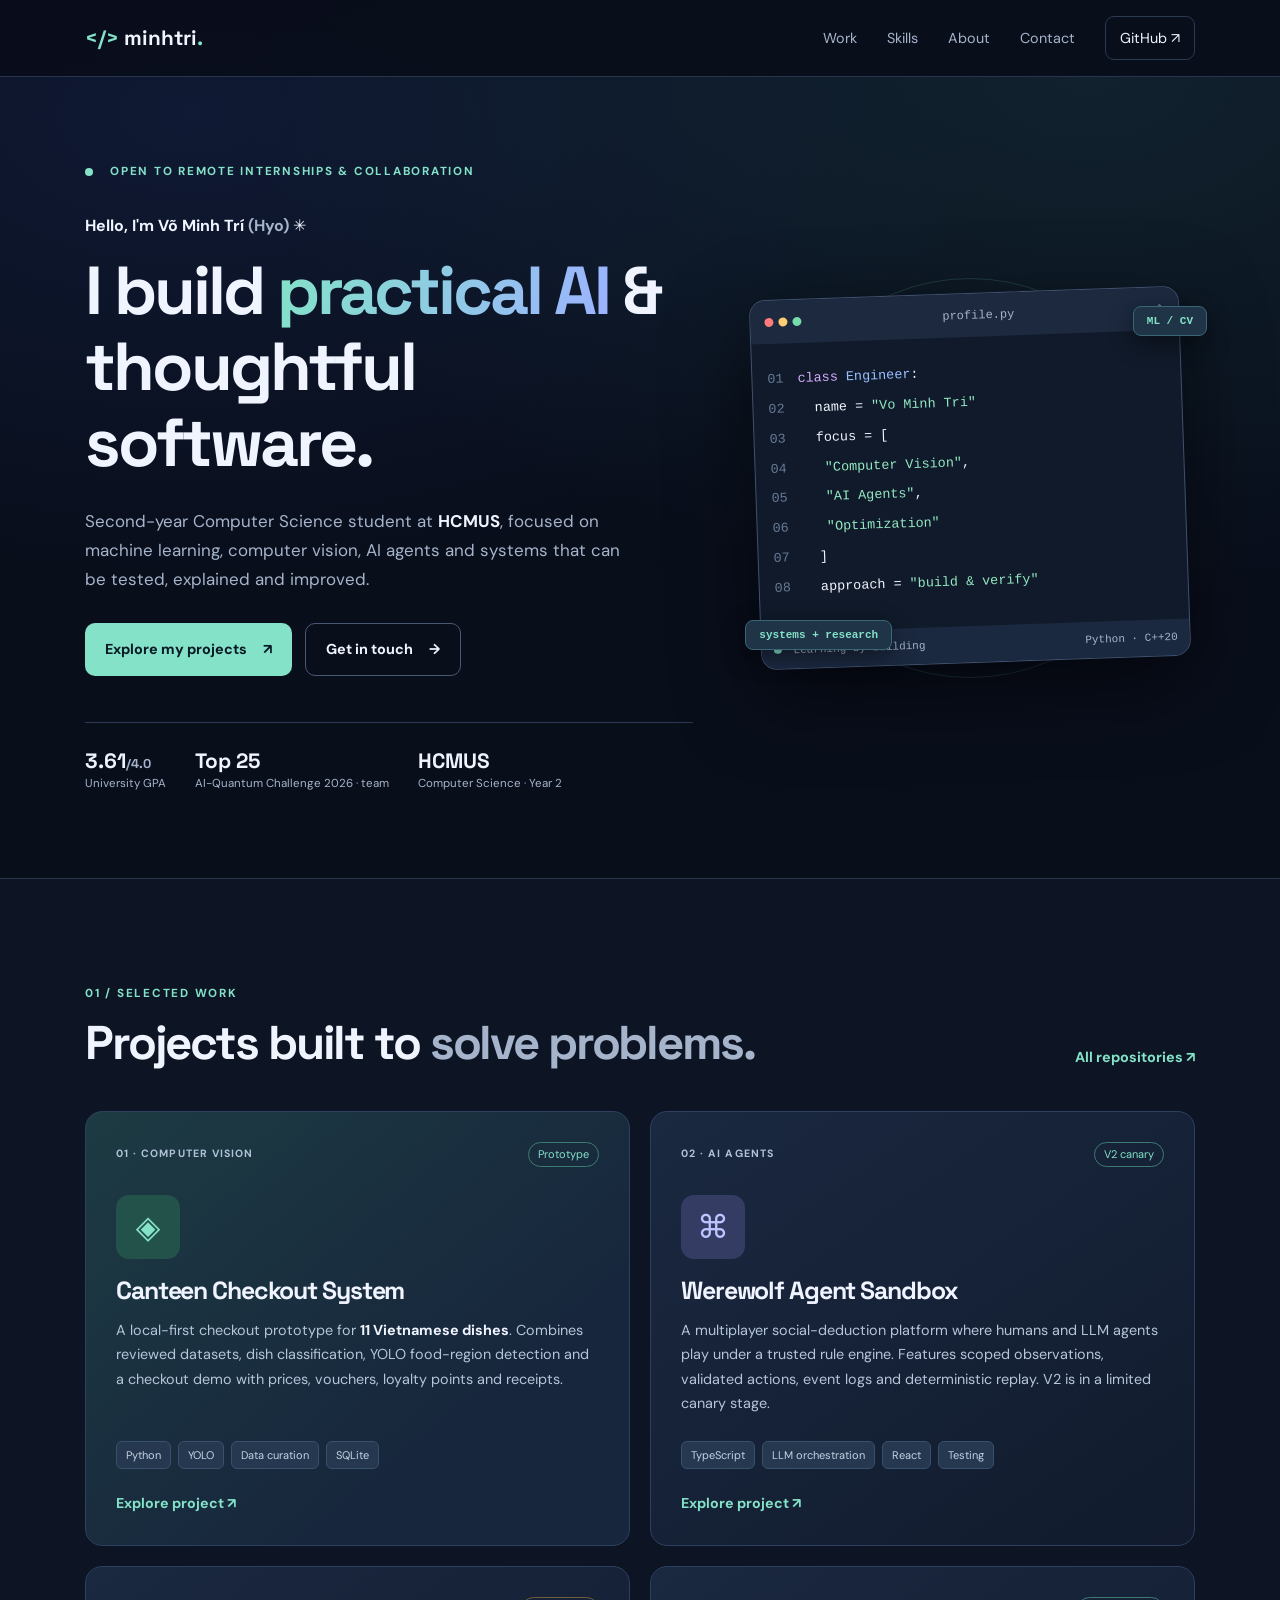
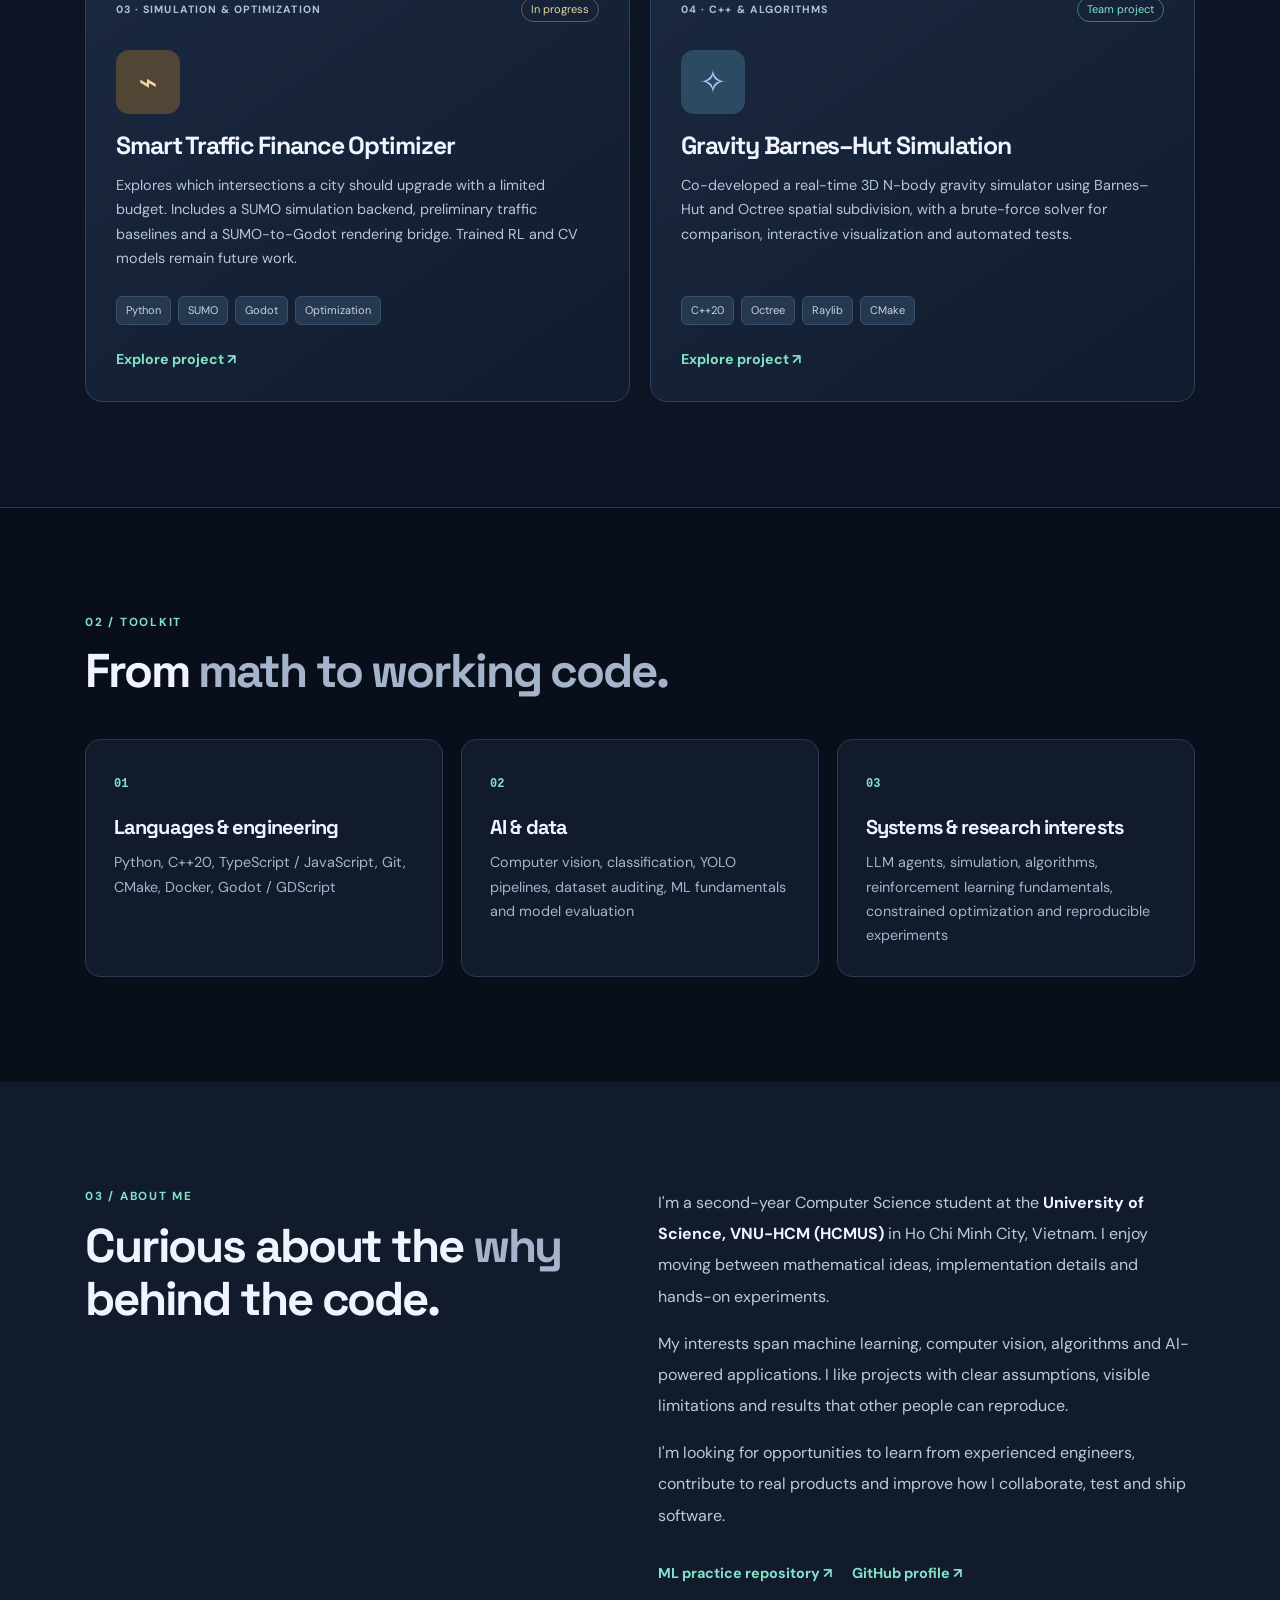
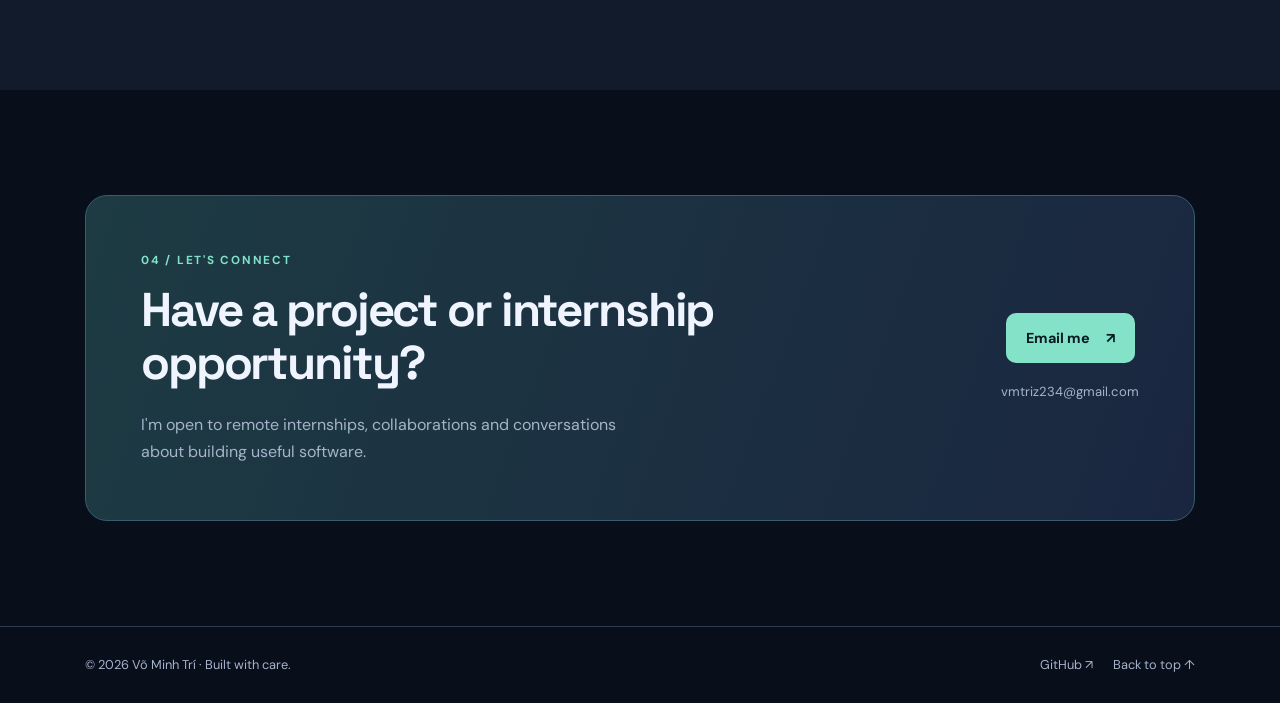
<file: index.html>
<!doctype html>
<html lang="en">
<head>
  <meta charset="utf-8">
  <meta name="viewport" content="width=device-width, initial-scale=1">
  <meta name="theme-color" content="#0a1020">
  <meta name="description" content="Võ Minh Trí (Hyo) — Computer Science student at HCMUS building practical computer vision, AI agent, simulation and software engineering projects.">
  <meta property="og:title" content="Võ Minh Trí — Computer Science & AI Portfolio">
  <meta property="og:description" content="Selected work in computer vision, AI agents, simulation and software engineering.">
  <meta property="og:type" content="website">
  <title>Võ Minh Trí (Hyo) — Computer Science & AI Portfolio</title>
  <link rel="icon" href="assets/favicon.svg" type="image/svg+xml">
  <link rel="stylesheet" href="assets/css/style.css">
  <script src="assets/js/main.js" defer></script>
</head>
<body>
  <a class="skip-link" href="#main">Skip to content</a>
  <header class="site-header">
    <nav class="nav container" aria-label="Primary navigation">
      <a class="brand" href="#home" aria-label="Võ Minh Trí, home"><span class="brand-symbol" aria-hidden="true">&lt;/&gt;</span> minhtri<span class="brand-dot">.</span></a>
      <button class="nav-toggle" type="button" aria-label="Open navigation menu" aria-controls="nav-links" aria-expanded="false">
        <span></span><span></span><span></span>
      </button>
      <div class="nav-links" id="nav-links">
        <a href="#work">Work</a>
        <a href="#skills">Skills</a>
        <a href="#about">About</a>
        <a href="#contact">Contact</a>
        <a class="nav-github" href="https://github.com/Vo-Minh-Tri1412" target="_blank" rel="noopener noreferrer">GitHub <span aria-hidden="true">↗</span></a>
      </div>
    </nav>
  </header>

  <main id="main">
    <section class="hero container" id="home" aria-labelledby="hero-title">
      <div class="hero-main">
        <div class="eyebrow"><span class="status-dot" aria-hidden="true"></span> OPEN TO REMOTE INTERNSHIPS & COLLABORATION</div>
        <p class="hero-overline">Hello, I'm Võ Minh Trí <span class="muted">(Hyo)</span> <span aria-hidden="true">✳</span></p>
        <h1 id="hero-title">I build <span class="gradient-text">practical AI</span> & thoughtful software.</h1>
        <p class="hero-description">Second-year Computer Science student at <strong>HCMUS</strong>, focused on machine learning, computer vision, AI agents and systems that can be tested, explained and improved.</p>
        <div class="hero-actions">
          <a class="button button-primary" href="#work">Explore my projects <span aria-hidden="true">↗</span></a>
          <a class="button button-outline" href="mailto:vmtriz234@gmail.com">Get in touch <span aria-hidden="true">→</span></a>
        </div>
        <div class="hero-highlights" aria-label="Academic highlights">
          <div><strong>3.61<span>/4.0</span></strong><small>University GPA</small></div>
          <div><strong>Top 25</strong><small>AI-Quantum Challenge 2026 · team</small></div>
          <div><strong>HCMUS</strong><small>Computer Science · Year 2</small></div>
        </div>
      </div>
      <div class="hero-visual" aria-label="Development interests">
        <div class="visual-orbit orbit-one" aria-hidden="true"></div>
        <div class="visual-orbit orbit-two" aria-hidden="true"></div>
        <div class="editor-window">
          <div class="editor-bar"><div class="window-dots" aria-hidden="true"><i></i><i></i><i></i></div><span>profile.py</span><span class="editor-icon" aria-hidden="true">◇</span></div>
          <div class="editor-lines" aria-hidden="true">
            <p><span class="line-number">01</span><span class="syntax-purple">class</span> <span class="syntax-blue">Engineer</span>:</p>
            <p><span class="line-number">02</span>&nbsp; name = <span class="syntax-green">"Vo Minh Tri"</span></p>
            <p><span class="line-number">03</span>&nbsp; focus = [</p>
            <p><span class="line-number">04</span>&nbsp;&nbsp; <span class="syntax-green">"Computer Vision"</span>,</p>
            <p><span class="line-number">05</span>&nbsp;&nbsp; <span class="syntax-green">"AI Agents"</span>,</p>
            <p><span class="line-number">06</span>&nbsp;&nbsp; <span class="syntax-green">"Optimization"</span></p>
            <p><span class="line-number">07</span>&nbsp; ]</p>
            <p><span class="line-number">08</span>&nbsp; approach = <span class="syntax-green">"build & verify"</span></p>
          </div>
          <div class="editor-bottom"><span><span class="live-dot" aria-hidden="true"></span> Learning by building</span><span>Python · C++20</span></div>
        </div>
        <div class="floating-label floating-label-one">ML / CV</div>
        <div class="floating-label floating-label-two">systems + research</div>
      </div>
    </section>

    <section class="section work-section" id="work" aria-labelledby="work-title">
      <div class="container">
        <div class="section-top">
          <div><p class="section-kicker">01 / SELECTED WORK</p><h2 id="work-title">Projects built to <em>solve problems.</em></h2></div>
          <a class="text-link" href="https://github.com/Vo-Minh-Tri1412?tab=repositories" target="_blank" rel="noopener noreferrer">All repositories <span aria-hidden="true">↗</span></a>
        </div>
        <div class="project-grid">
          <article class="project-card featured">
            <div class="project-card-top"><span class="project-type">01 · COMPUTER VISION</span><span class="project-status">Prototype</span></div>
            <div class="project-symbol symbol-vision" aria-hidden="true">◈</div>
            <h3>Canteen Checkout System</h3>
            <p>A local-first checkout prototype for <strong>11 Vietnamese dishes</strong>. Combines reviewed datasets, dish classification, YOLO food-region detection and a checkout demo with prices, vouchers, loyalty points and receipts.</p>
            <div class="chips"><span>Python</span><span>YOLO</span><span>Data curation</span><span>SQLite</span></div>
            <a class="card-link" href="https://github.com/Vo-Minh-Tri1412/canteen-checkout-system" target="_blank" rel="noopener noreferrer" aria-label="Explore Canteen Checkout System repository">Explore project <span aria-hidden="true">↗</span></a>
          </article>
          <article class="project-card">
            <div class="project-card-top"><span class="project-type">02 · AI AGENTS</span><span class="project-status">V2 canary</span></div>
            <div class="project-symbol symbol-agents" aria-hidden="true">⌘</div>
            <h3>Werewolf Agent Sandbox</h3>
            <p>A multiplayer social-deduction platform where humans and LLM agents play under a trusted rule engine. Features scoped observations, validated actions, event logs and deterministic replay. V2 is in a limited canary stage.</p>
            <div class="chips"><span>TypeScript</span><span>LLM orchestration</span><span>React</span><span>Testing</span></div>
            <a class="card-link" href="https://github.com/Vo-Minh-Tri1412/werewolf-agent-sandbox" target="_blank" rel="noopener noreferrer" aria-label="Explore Werewolf Agent Sandbox repository">Explore project <span aria-hidden="true">↗</span></a>
          </article>
          <article class="project-card">
            <div class="project-card-top"><span class="project-type">03 · SIMULATION & OPTIMIZATION</span><span class="project-status is-wip">In progress</span></div>
            <div class="project-symbol symbol-traffic" aria-hidden="true">⌁</div>
            <h3>Smart Traffic Finance Optimizer</h3>
            <p>Explores which intersections a city should upgrade with a limited budget. Includes a SUMO simulation backend, preliminary traffic baselines and a SUMO-to-Godot rendering bridge. Trained RL and CV models remain future work.</p>
            <div class="chips"><span>Python</span><span>SUMO</span><span>Godot</span><span>Optimization</span></div>
            <a class="card-link" href="https://github.com/Vo-Minh-Tri1412/smart-traffic-finance-optimizer" target="_blank" rel="noopener noreferrer" aria-label="Explore Smart Traffic Finance Optimizer repository">Explore project <span aria-hidden="true">↗</span></a>
          </article>
          <article class="project-card">
            <div class="project-card-top"><span class="project-type">04 · C++ & ALGORITHMS</span><span class="project-status">Team project</span></div>
            <div class="project-symbol symbol-gravity" aria-hidden="true">✧</div>
            <h3>Gravity Barnes–Hut Simulation</h3>
            <p>Co-developed a real-time 3D N-body gravity simulator using Barnes–Hut and Octree spatial subdivision, with a brute-force solver for comparison, interactive visualization and automated tests.</p>
            <div class="chips"><span>C++20</span><span>Octree</span><span>Raylib</span><span>CMake</span></div>
            <a class="card-link" href="https://github.com/Vo-Minh-Tri1412/gravity-barnes-hut-simulation" target="_blank" rel="noopener noreferrer" aria-label="Explore Gravity Barnes-Hut Simulation repository">Explore project <span aria-hidden="true">↗</span></a>
          </article>
        </div>
      </div>
    </section>

    <section class="section skills-section" id="skills" aria-labelledby="skills-title">
      <div class="container">
        <div class="section-top"><div><p class="section-kicker">02 / TOOLKIT</p><h2 id="skills-title">From <em>math to working code.</em></h2></div></div>
        <div class="skills-grid">
          <div class="skill-panel"><span class="skill-index">01</span><h3>Languages & engineering</h3><p>Python, C++20, TypeScript / JavaScript, Git, CMake, Docker, Godot / GDScript</p></div>
          <div class="skill-panel"><span class="skill-index">02</span><h3>AI & data</h3><p>Computer vision, classification, YOLO pipelines, dataset auditing, ML fundamentals and model evaluation</p></div>
          <div class="skill-panel"><span class="skill-index">03</span><h3>Systems & research interests</h3><p>LLM agents, simulation, algorithms, reinforcement learning fundamentals, constrained optimization and reproducible experiments</p></div>
        </div>
      </div>
    </section>

    <section class="section about-section" id="about" aria-labelledby="about-title">
      <div class="container about-layout">
        <div><p class="section-kicker">03 / ABOUT ME</p><h2 id="about-title">Curious about the <em>why</em> behind the code.</h2></div>
        <div class="about-copy">
          <p>I'm a second-year Computer Science student at the <strong>University of Science, VNU-HCM (HCMUS)</strong> in Ho Chi Minh City, Vietnam. I enjoy moving between mathematical ideas, implementation details and hands-on experiments.</p>
          <p>My interests span machine learning, computer vision, algorithms and AI-powered applications. I like projects with clear assumptions, visible limitations and results that other people can reproduce.</p>
          <p>I'm looking for opportunities to learn from experienced engineers, contribute to real products and improve how I collaborate, test and ship software.</p>
          <div class="about-link-row">
            <a class="text-link" href="https://github.com/Vo-Minh-Tri1412/deep-ml" target="_blank" rel="noopener noreferrer">ML practice repository <span aria-hidden="true">↗</span></a>
            <a class="text-link" href="https://github.com/Vo-Minh-Tri1412" target="_blank" rel="noopener noreferrer">GitHub profile <span aria-hidden="true">↗</span></a>
          </div>
        </div>
      </div>
    </section>

    <section class="section contact-section" id="contact" aria-labelledby="contact-title">
      <div class="container">
        <div class="contact-card">
          <div><p class="section-kicker">04 / LET'S CONNECT</p><h2 id="contact-title">Have a project or internship opportunity?</h2><p>I'm open to remote internships, collaborations and conversations about building useful software.</p></div>
          <div class="contact-actions">
            <a class="button button-primary" href="mailto:vmtriz234@gmail.com?subject=Hello%20Minh%20Tri">Email me <span aria-hidden="true">↗</span></a>
            <a class="contact-email" href="mailto:vmtriz234@gmail.com">vmtriz234@gmail.com</a>
          </div>
        </div>
      </div>
    </section>
  </main>
  <footer class="footer">
    <div class="container footer-inner"><span>© <span id="year">2026</span> Võ Minh Trí · Built with care.</span><a href="https://github.com/Vo-Minh-Tri1412" target="_blank" rel="noopener noreferrer">GitHub <span aria-hidden="true">↗</span></a><a class="back-top" href="#home">Back to top ↑</a></div>
  </footer>
</body>
</html>
</file>
<file: assets/css/style.css>
@import url('https://fonts.googleapis.com/css2?family=DM+Sans:wght@400;500;600;700&family=Space+Grotesk:wght@400;500;600;700&display=swap');
:root{--bg:#090e1b;--surface:#111b2c;--border:#2b3952;--text:#f0f4ff;--muted:#a5b4cb;--mint:#83e2c8;--blue:#9cb3ff}
*{box-sizing:border-box}html{scroll-behavior:smooth;scroll-padding-top:90px}body{margin:0;background:var(--bg);color:var(--text);font:400 16px/1.7 'DM Sans',system-ui,sans-serif}body:before{content:"";position:absolute;inset:0 0 auto;height:750px;pointer-events:none;z-index:-1;background:radial-gradient(ellipse at 85% 10%,#204b5455,transparent 55%),radial-gradient(ellipse at 15% 15%,#1b306455,transparent 52%)}a{color:inherit;text-decoration:none}a:hover{color:var(--mint)}a:focus-visible,button:focus-visible{outline:3px solid var(--mint);outline-offset:3px}h1,h2,h3{font-family:'Space Grotesk',sans-serif;letter-spacing:-.045em;line-height:1.12}p{margin-top:0}.container{max-width:1160px;padding:0 25px;margin:auto}.skip-link{position:absolute;top:-80px;left:12px;background:var(--mint);color:var(--bg);padding:12px;z-index:100}.skip-link:focus{top:12px}
.site-header{position:sticky;top:0;z-index:20;background:#090e1bea;backdrop-filter:blur(16px);border-bottom:1px solid #27344c}.nav{height:76px;display:flex;align-items:center;justify-content:space-between}.brand{font:700 1.3rem 'Space Grotesk',sans-serif}.brand-symbol,.brand-dot{color:var(--mint)}.nav-links{display:flex;align-items:center;gap:30px;font-size:.9rem;color:var(--muted)}.nav-github{border:1px solid var(--border);border-radius:9px;padding:9px 14px;color:var(--text)}.nav-toggle{display:none;cursor:pointer;border:0;background:transparent;padding:8px}.nav-toggle span{width:23px;height:2px;background:var(--text);display:block;margin:5px}
.hero{display:grid;grid-template-columns:1.15fr .85fr;gap:52px;min-height:680px;align-items:center;padding-top:85px;padding-bottom:85px}.eyebrow,.section-kicker{font-size:.73rem;letter-spacing:.15em;font-weight:700;color:var(--mint)}.eyebrow{display:flex;align-items:center;gap:12px}.status-dot,.live-dot{display:inline-block;width:8px;height:8px;background:var(--mint);border-radius:50%;margin-right:5px}.hero-overline{margin:30px 0 14px;font-weight:700}.muted{color:var(--muted)}h1{font-size:clamp(3rem,5.3vw,5.7rem);margin:0 0 26px}.gradient-text{background:linear-gradient(100deg,var(--mint),var(--blue));background-clip:text;-webkit-background-clip:text;color:transparent}.hero-description{max-width:540px;font-size:1.06rem;color:var(--muted)}.hero-description strong{color:var(--text)}.hero-actions{display:flex;flex-wrap:wrap;gap:13px;margin:30px 0 46px}.button{display:inline-flex;align-items:center;justify-content:center;gap:16px;padding:13px 20px;border-radius:10px;font-weight:700;font-size:.9rem;transition:transform .2s}.button:hover{transform:translateY(-2px)}.button-primary{background:var(--mint);color:#081923}.button-primary:hover{color:#081923;background:#b6ffe8}.button-outline{border:1px solid #4a5873}.hero-highlights{display:flex;gap:29px;padding-top:25px;border-top:1px solid var(--border);flex-wrap:wrap}.hero-highlights div{display:flex;flex-direction:column}.hero-highlights strong{font:700 1.3rem 'Space Grotesk',sans-serif}.hero-highlights strong span{font-size:.8rem;color:var(--muted)}.hero-highlights small{font-size:.72rem;color:var(--muted)}
.hero-visual{min-height:430px;position:relative;display:grid;place-items:center}.visual-orbit{position:absolute;border:1px solid #79e1c32a;border-radius:50%;width:400px;height:400px}.orbit-two{width:310px;height:310px}.editor-window{width:100%;max-width:430px;position:relative;background:#101a2a;border:1px solid #40516f;border-radius:16px;overflow:hidden;box-shadow:0 25px 80px #0008;transform:rotate(-2deg)}.editor-bar{background:#1c293f;padding:14px;display:flex;justify-content:space-between;align-items:center;color:var(--muted);font:12px monospace}.window-dots{display:flex;gap:5px}.window-dots i{width:9px;height:9px;background:#ff7d79;border-radius:50%}.window-dots i:nth-child(2){background:#ffce74}.window-dots i:nth-child(3){background:#75dcab}.editor-lines{padding:25px 15px;font:clamp(11px,1.05vw,14px)/1.7 monospace;white-space:nowrap}.editor-lines p{margin:0 0 7px}.line-number{color:#677a97;margin-right:14px}.syntax-purple{color:#d6acff}.syntax-blue{color:#9abfff}.syntax-green{color:#93e9c2}.editor-bottom{background:#1b2940;padding:12px;font:11px monospace;color:var(--muted);display:flex;justify-content:space-between}.floating-label{position:absolute;padding:8px 13px;border:1px solid #396778;border-radius:8px;background:#203448;color:var(--mint);font:700 11px monospace;box-shadow:0 7px 25px #0007}.floating-label-one{right:-12px;top:43px}.floating-label-two{bottom:43px;left:0}
.section{padding:105px 0}.section-top{display:flex;justify-content:space-between;gap:30px;align-items:end;margin-bottom:42px}.section h2{font-size:clamp(2.15rem,3.7vw,3.5rem);margin:0;max-width:670px}.section h2 em{font-style:normal;color:var(--muted)}.text-link{color:var(--mint);font-weight:700;font-size:.9rem;white-space:nowrap}.work-section{background:#0d1424;border-block:1px solid #28364c}.project-grid{display:grid;grid-template-columns:repeat(2,minmax(0,1fr));gap:20px}.project-card{display:flex;flex-direction:column;padding:30px;min-height:418px;background:linear-gradient(145deg,#1a2840,#111b2d);border:1px solid #2d405d;border-radius:17px;transition:transform .2s,border-color .2s}.project-card:hover{transform:translateY(-4px);border-color:#80cdbd}.project-card.featured{background:linear-gradient(140deg,#1d3b43,#17263c 70%)}.project-card-top{display:flex;justify-content:space-between;gap:8px;align-items:center}.project-type{color:#b0c2d8;font-size:.66rem;letter-spacing:.1em;font-weight:700}.project-status{color:var(--mint);border:1px solid #3c7b70;border-radius:100px;padding:2px 9px;font-size:.69rem;white-space:nowrap}.project-status.is-wip{color:#ebd2a5;border-color:#725b3e}.project-symbol{width:64px;height:64px;margin:28px 0 18px;display:grid;place-items:center;border-radius:13px;font-size:2rem}.symbol-vision{background:#23524b;color:var(--mint)}.symbol-agents{background:#353c63;color:#bcc5ff}.symbol-traffic{background:#514535;color:#f1d7a8}.symbol-gravity{background:#2d4a63;color:#adccff}.project-card h3{font-size:1.55rem;margin:0 0 13px}.project-card p{font-size:.9rem;color:#b6c5d9;margin:0 0 25px}.project-card p strong{color:var(--text)}.chips{display:flex;flex-wrap:wrap;gap:7px;margin-top:auto;margin-bottom:22px}.chips span{padding:4px 9px;font-size:.69rem;border:1px solid #39506b;border-radius:6px;background:#263850;color:#c4d2e4}.card-link{font-weight:700;color:var(--mint);font-size:.89rem}
.skills-grid{display:grid;grid-template-columns:repeat(3,minmax(0,1fr));gap:18px}.skill-panel{background:var(--surface);border:1px solid var(--border);border-radius:15px;padding:28px}.skill-index{color:var(--mint);font:700 12px monospace}.skill-panel h3{margin:20px 0 12px;font-size:1.25rem}.skill-panel p{font-size:.9rem;color:var(--muted);margin:0}.about-section{background:#111b2b}.about-layout{display:grid;grid-template-columns:1fr 1.1fr;gap:85px}.about-copy p{color:#bcc9dd;line-height:1.95}.about-copy strong{color:var(--text)}.about-link-row{display:flex;gap:20px;flex-wrap:wrap;margin-top:30px}.contact-card{padding:55px;display:flex;align-items:center;justify-content:space-between;gap:35px;background:linear-gradient(110deg,#1d3b43,#1a2640);border:1px solid #3a5c6c;border-radius:22px}.contact-card p:not(.section-kicker){max-width:500px;color:var(--muted);margin:22px 0 0}.contact-actions{display:flex;flex-direction:column;align-items:center;gap:18px;flex-shrink:0}.contact-email{font-size:.82rem;color:var(--muted)}.footer{border-top:1px solid var(--border);padding:27px 0;color:var(--muted);font-size:.8rem}.footer-inner{display:flex;align-items:center;gap:20px}.footer-inner>span{margin-right:auto}
@media(max-width:940px){.hero{grid-template-columns:1fr;gap:15px;min-height:0}.hero-visual{max-width:500px;width:100%;margin:auto}.about-layout{gap:35px}.skills-grid{grid-template-columns:1fr}.contact-card{padding:38px}}
@media(max-width:680px){.container{padding-inline:20px}.nav{height:66px}.nav-toggle{display:block}.nav-links{display:none;position:absolute;top:66px;left:0;right:0;padding:22px;background:#131d30;border-bottom:1px solid var(--border);flex-direction:column;align-items:stretch;gap:18px}.nav-links.open{display:flex}.nav-github{width:max-content}.hero{padding:60px 20px 70px}.hero-overline{margin-top:25px}h1{font-size:clamp(2.8rem,10vw,4.5rem)}.hero-highlights{gap:20px}.hero-visual{min-height:310px}.visual-orbit{max-width:85vw;max-height:85vw}.editor-window{max-width:92%;transform:none}.editor-lines{padding:20px 8px}.line-number{margin-right:8px}.floating-label-one{top:0;right:0}.floating-label-two{bottom:0}.section{padding:75px 0}.section-top{display:block}.section-top .text-link{display:inline-block;margin-top:24px}.project-grid,.about-layout{grid-template-columns:1fr}.project-card{min-height:0}.contact-card{flex-direction:column;align-items:flex-start;padding:30px 24px}.contact-actions{align-items:flex-start}.footer-inner{flex-wrap:wrap}.footer-inner>span{width:100%}}
@media(prefers-reduced-motion:reduce){html{scroll-behavior:auto}*,*:before,*:after{transition:none!important;animation:none!important}}
</file>
